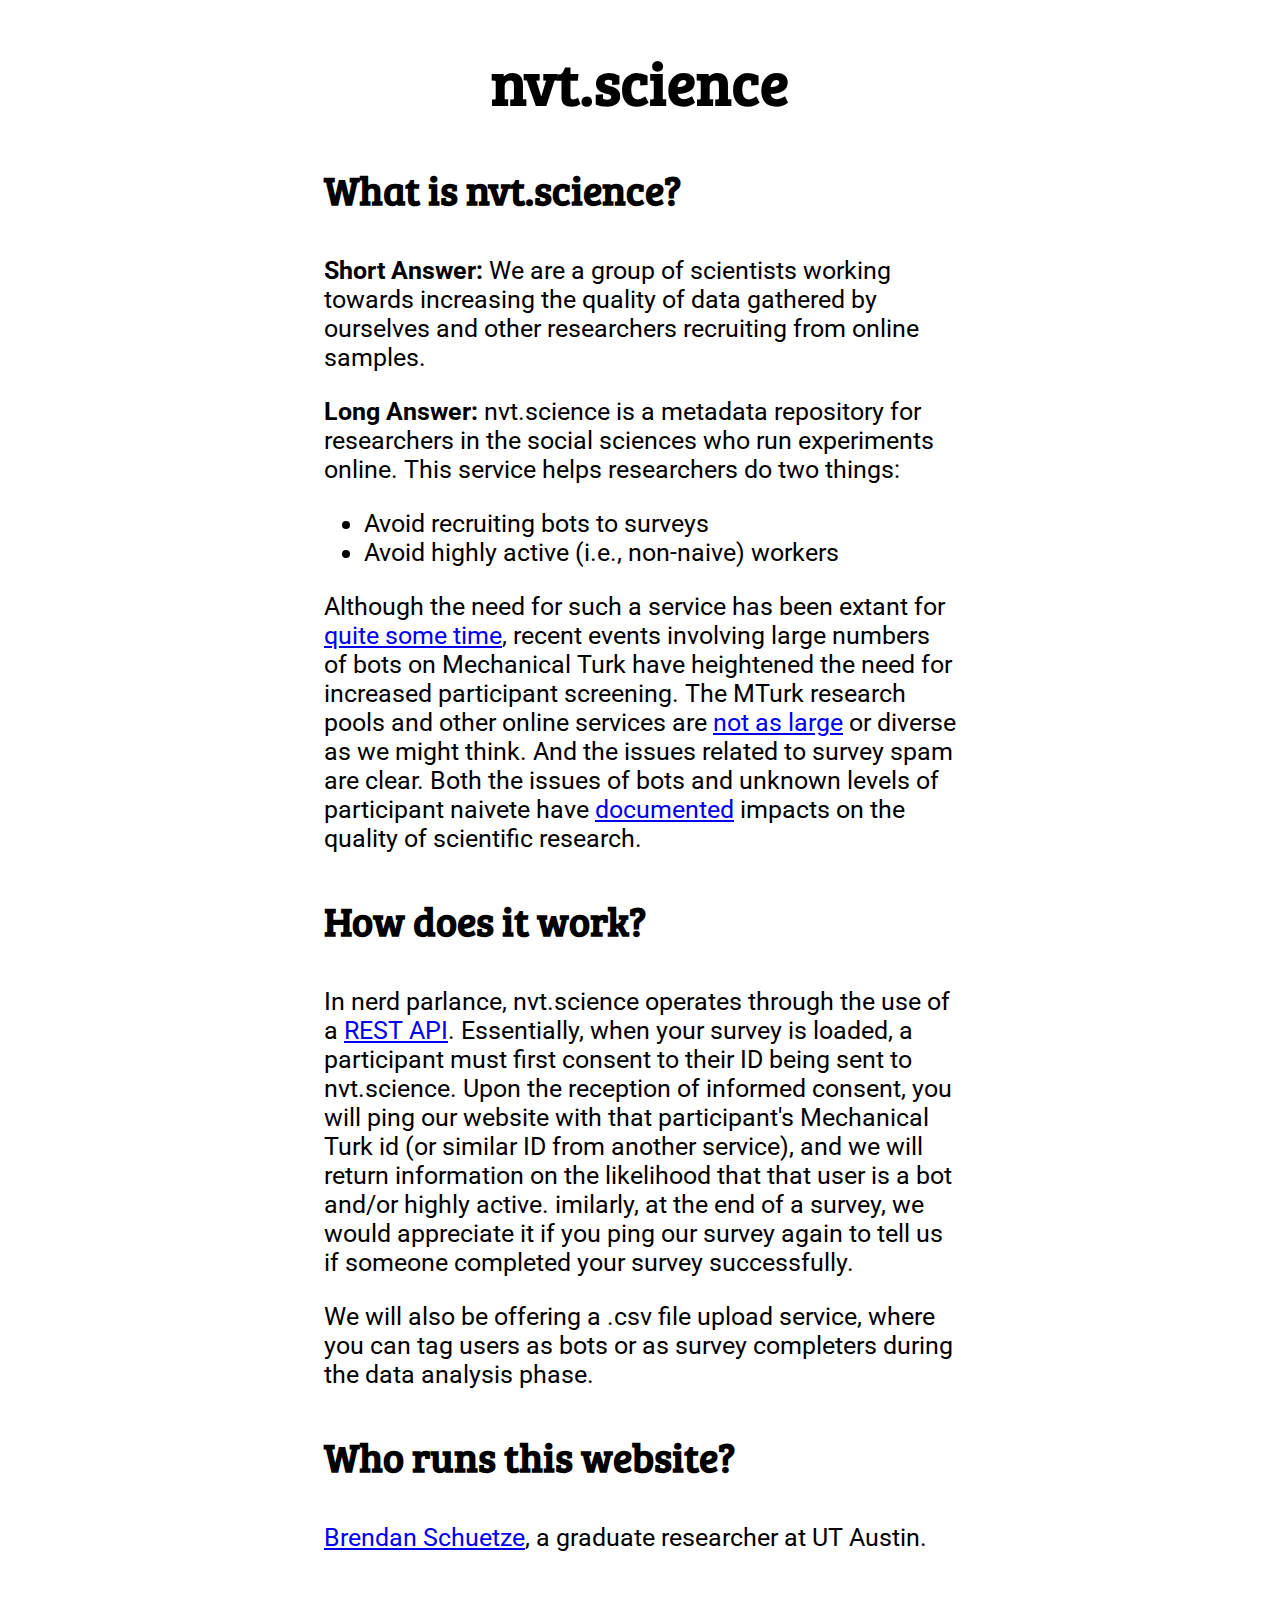
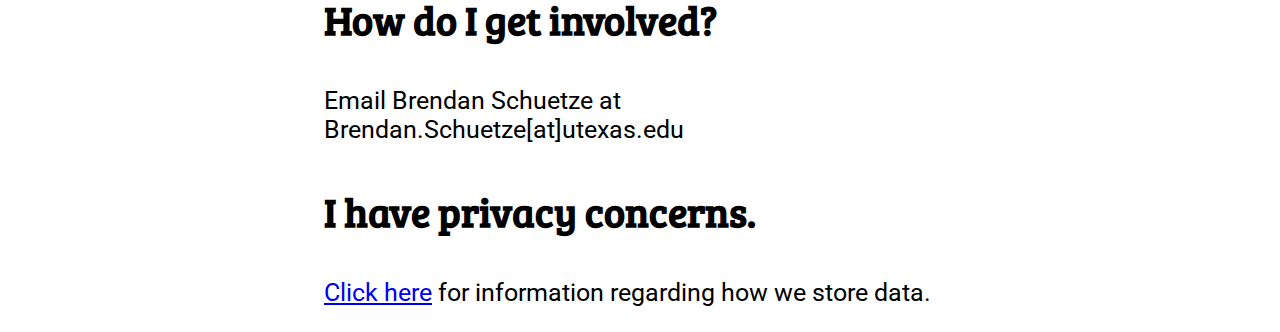
<file: static/index.html>
<!DOCTYPE html>
<html>
<title>nvt.science</title>
<meta name="viewport" content="width=device-width, initial-scale=1">
<link rel="stylesheet" href="/static/style.css"/>
<link href="https://fonts.googleapis.com/css?family=Bree+Serif|Roboto" rel="stylesheet">
<body>
<div id="main">
  <center><h1>nvt.science</h1></center>
  <h3>What is nvt.science?</h3>
    <p><b>Short Answer:</b> We are a group of scientists working towards increasing
      the quality of data gathered by ourselves and other researchers recruiting from online samples.</p>

    <p><b>Long Answer:</b> nvt.science is a metadata repository for researchers in the social sciences who run
      experiments online. This service helps researchers do two things:
      <ul>
        <li>Avoid recruiting bots to surveys
        <li>Avoid highly active (i.e., non-naive) workers
      </ul>
      <p>Although the need for such a service has been extant for
        <a href="https://www.wired.com/story/the-crazy-hacks-one-woman-used-to-make-money-on-mechanical-turk/">quite some time</a>,
        recent events involving large numbers of bots on Mechanical Turk have heightened the need for increased participant screening.
        The MTurk research pools and other online services are
        <a href="http://www.ucl.ac.uk/lagnado-lab/publications/harris/StewartEtAl_JDM_MTurk.pdf">not as large</a> or
        diverse as we might think. And the issues related to survey spam are clear.
        Both the issues of bots and unknown levels of participant naivete have
        <a href="https://rdcu.be/4hxY">documented</a> impacts on the quality of scientific research.

 <h3>How does it work?</h3><p>In nerd parlance, nvt.science operates through the use of a <a href="https://en.wikipedia.org/wiki/Representational_state_transfer">REST API</a>.
   Essentially, when your survey is loaded, a participant must first consent to their ID being sent to nvt.science.
   Upon the reception of informed consent, you will ping our website with that participant's Mechanical Turk id (or similar ID from another service),
   and we will return information on the likelihood that that user is a bot and/or highly active.
   imilarly, at the end of a survey, we would appreciate it if you ping our survey again to tell us if someone completed your survey successfully.</p>

<p>We will also be offering a .csv file upload service, where you can tag users as bots or as survey completers
during the data analysis phase.</p>

  <h3>Who runs this website?</h3><p><a href="https://twitter.com/b_schuetze">Brendan Schuetze</a>, a graduate researcher at UT Austin.</p>

  <h3>How do I get involved?</h3><p>Email Brendan Schuetze at Brendan.Schuetze[at]utexas.edu</p>

  <h3>I have privacy concerns.</h3><p><a href="/static/privacy.html">Click here</a> for information regarding how we store data.</p>
</div>
</body>
</html>
</file>
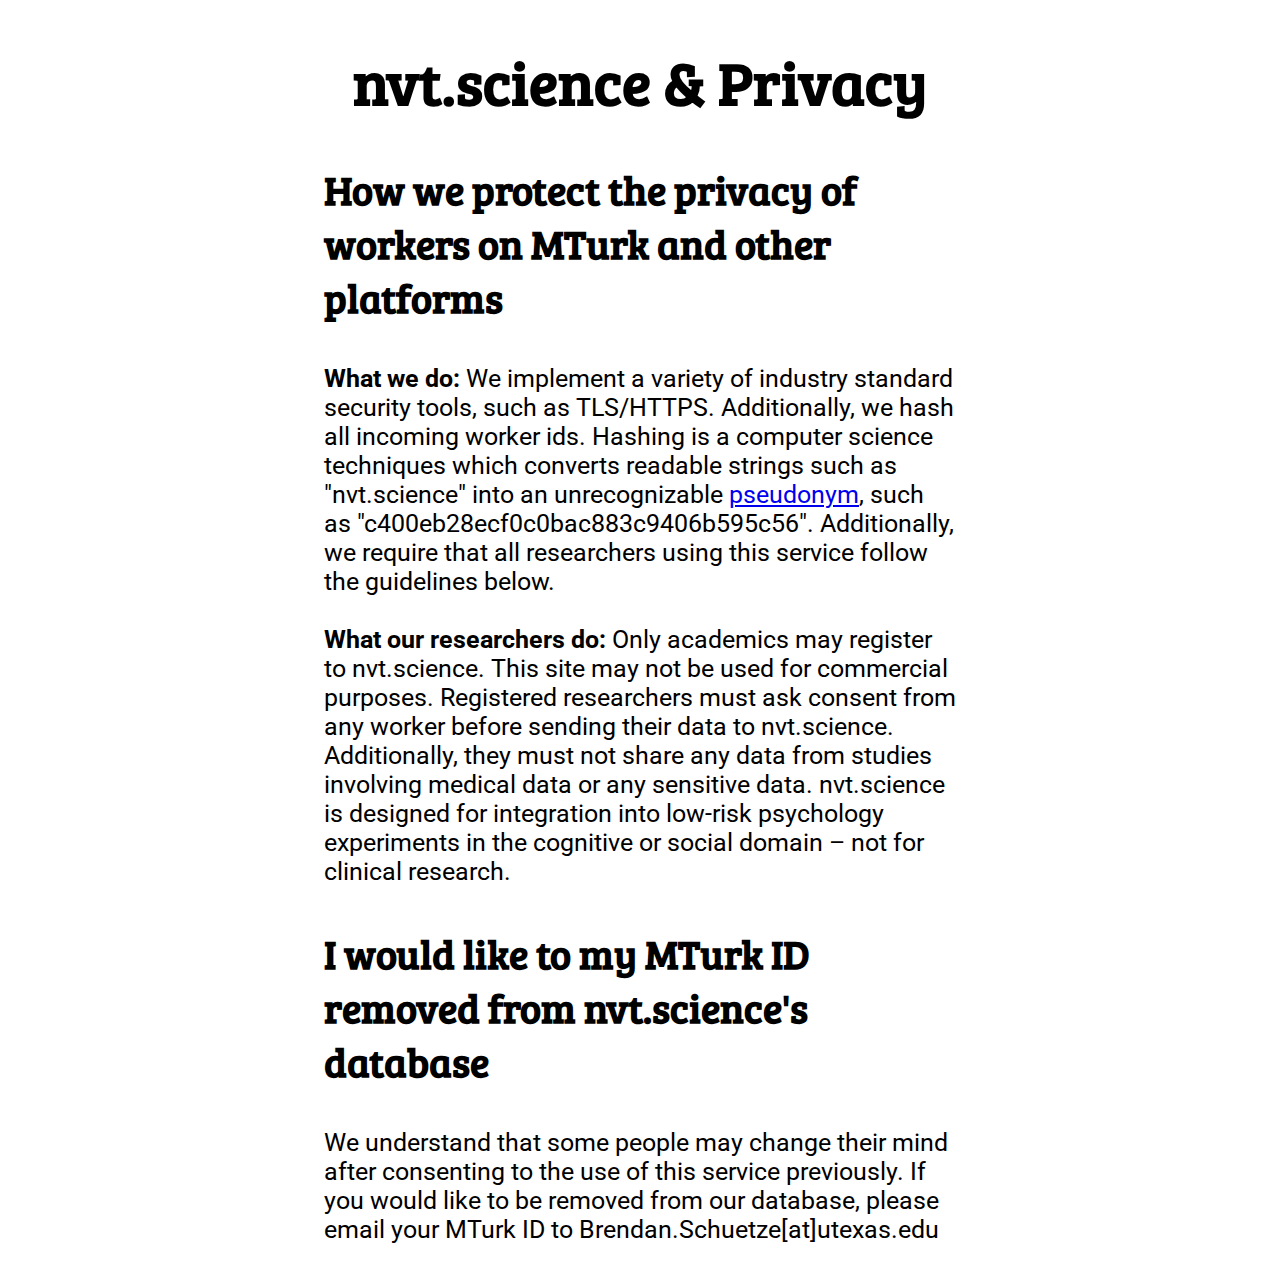
<file: static/privacy.html>
<!DOCTYPE html>
<html>
<title>nvt.science</title>
<meta name="viewport" content="width=device-width, initial-scale=1">
<link rel="stylesheet" href="/static/style.css"/>
<link href="https://fonts.googleapis.com/css?family=Bree+Serif|Roboto" rel="stylesheet">
<body>
<div id="main">
  <center><h1>nvt.science & Privacy</h1></center>
  <h3>How we protect the privacy of workers on MTurk and other platforms</h3>
      <p><b>What we do:</b> We implement a variety of industry standard security tools, such as TLS/HTTPS.
      Additionally, we hash all incoming worker ids. Hashing is a computer
      science techniques which converts readable strings such as "nvt.science" into an
      unrecognizable <a href="https://en.wikipedia.org/wiki/Pseudonymization">pseudonym</a>, such as
      "c400eb28ecf0c0bac883c9406b595c56". Additionally, we require that
      all researchers using this service follow the guidelines below.

      <br><br><b>What our researchers do:</b> Only academics may register to nvt.science. This
      site may not be used for commercial purposes. Registered researchers must
      ask consent from any worker before sending their data to nvt.science.
      Additionally, they must not share any data from studies involving medical data
      or any sensitive data. nvt.science is designed for integration into low-risk
      psychology experiments in the cognitive or social domain – not for clinical research.

  <h3>I would like to my MTurk ID removed from nvt.science's database</h3>
  <p>We understand that some people may change their mind after consenting to the use of this service previously.
    If you would like to be removed from our database, please email your MTurk ID to Brendan.Schuetze[at]utexas.edu</p>

</div>
</body>
</html>
</file>
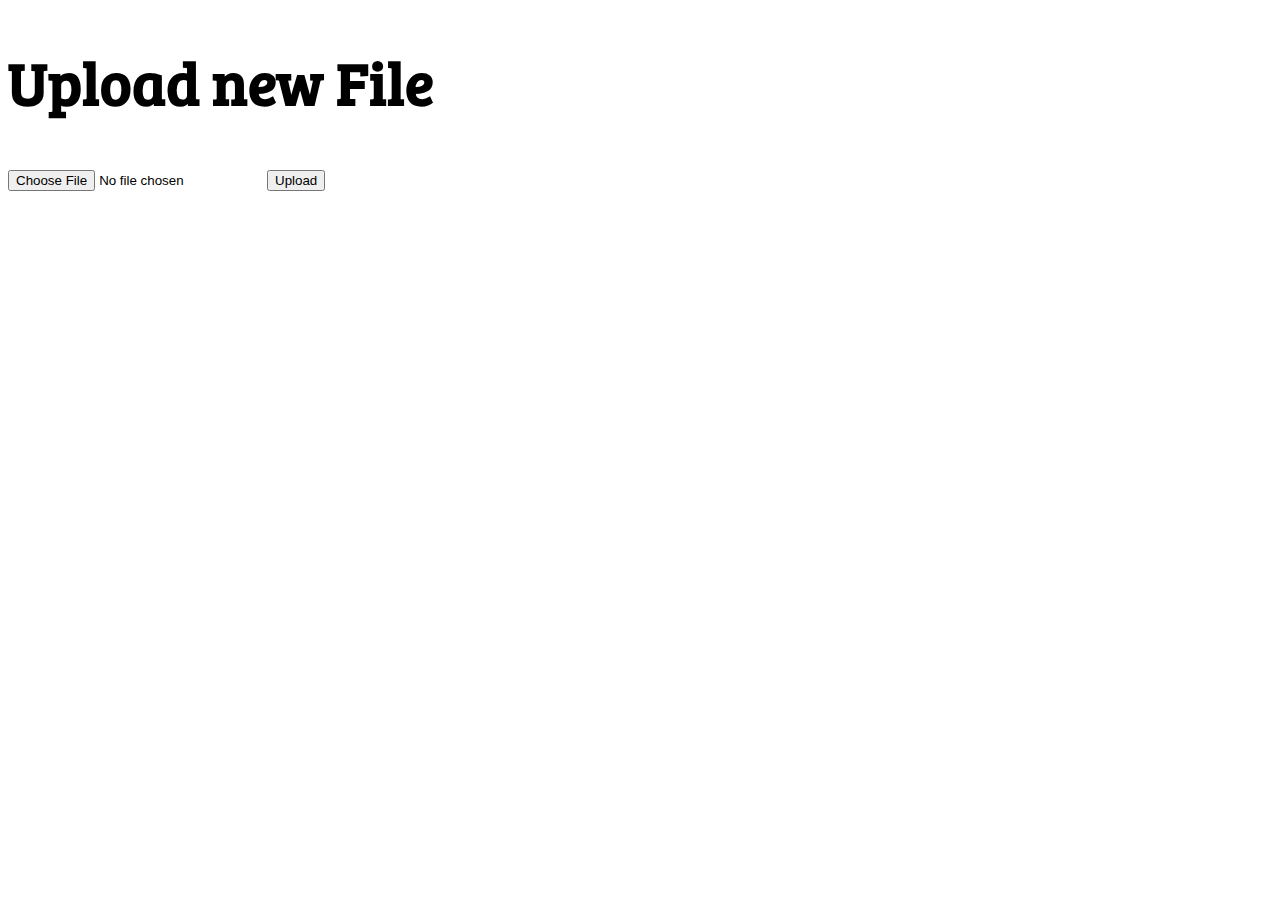
<file: templates/upload_file.html>
<!doctype html>
<html>
<title>nvt.science | File Upload</title>
<meta name="viewport" content="width=device-width, initial-scale=1">
<link rel="stylesheet" href="/static/style.css"/>
<link href="https://fonts.googleapis.com/css?family=Bree+Serif|Roboto" rel="stylesheet">
<body>
<h1>Upload new File</h1>
  <form method=post enctype=multipart/form-data>
      <p>
      <input type=file name=file>
      <input type=submit value=Upload>
  </form>
</html>
</file>
<file: static/style.css>
.g-recaptcha {
    padding-top: 20px;
    padding-bottom: 20px;
}

#main {
  width: 50%;
  margin: auto;
}

h1 {
  font-size: 60px;
  font-family: 'Bree Serif', serif;
}

h3 {
  font-size: 40px;
  font-family: 'Bree Serif', serif;
}

p {
  font-size: 25px;
  font-family: 'Roboto', sans-serif;
}

li {
    font-size: 25px;
    font-family: 'Roboto', sans-serif;
  }
}

@media screen and (max-width: 600px) {
    .main {
        width: 100%;
    }
}
</file>
